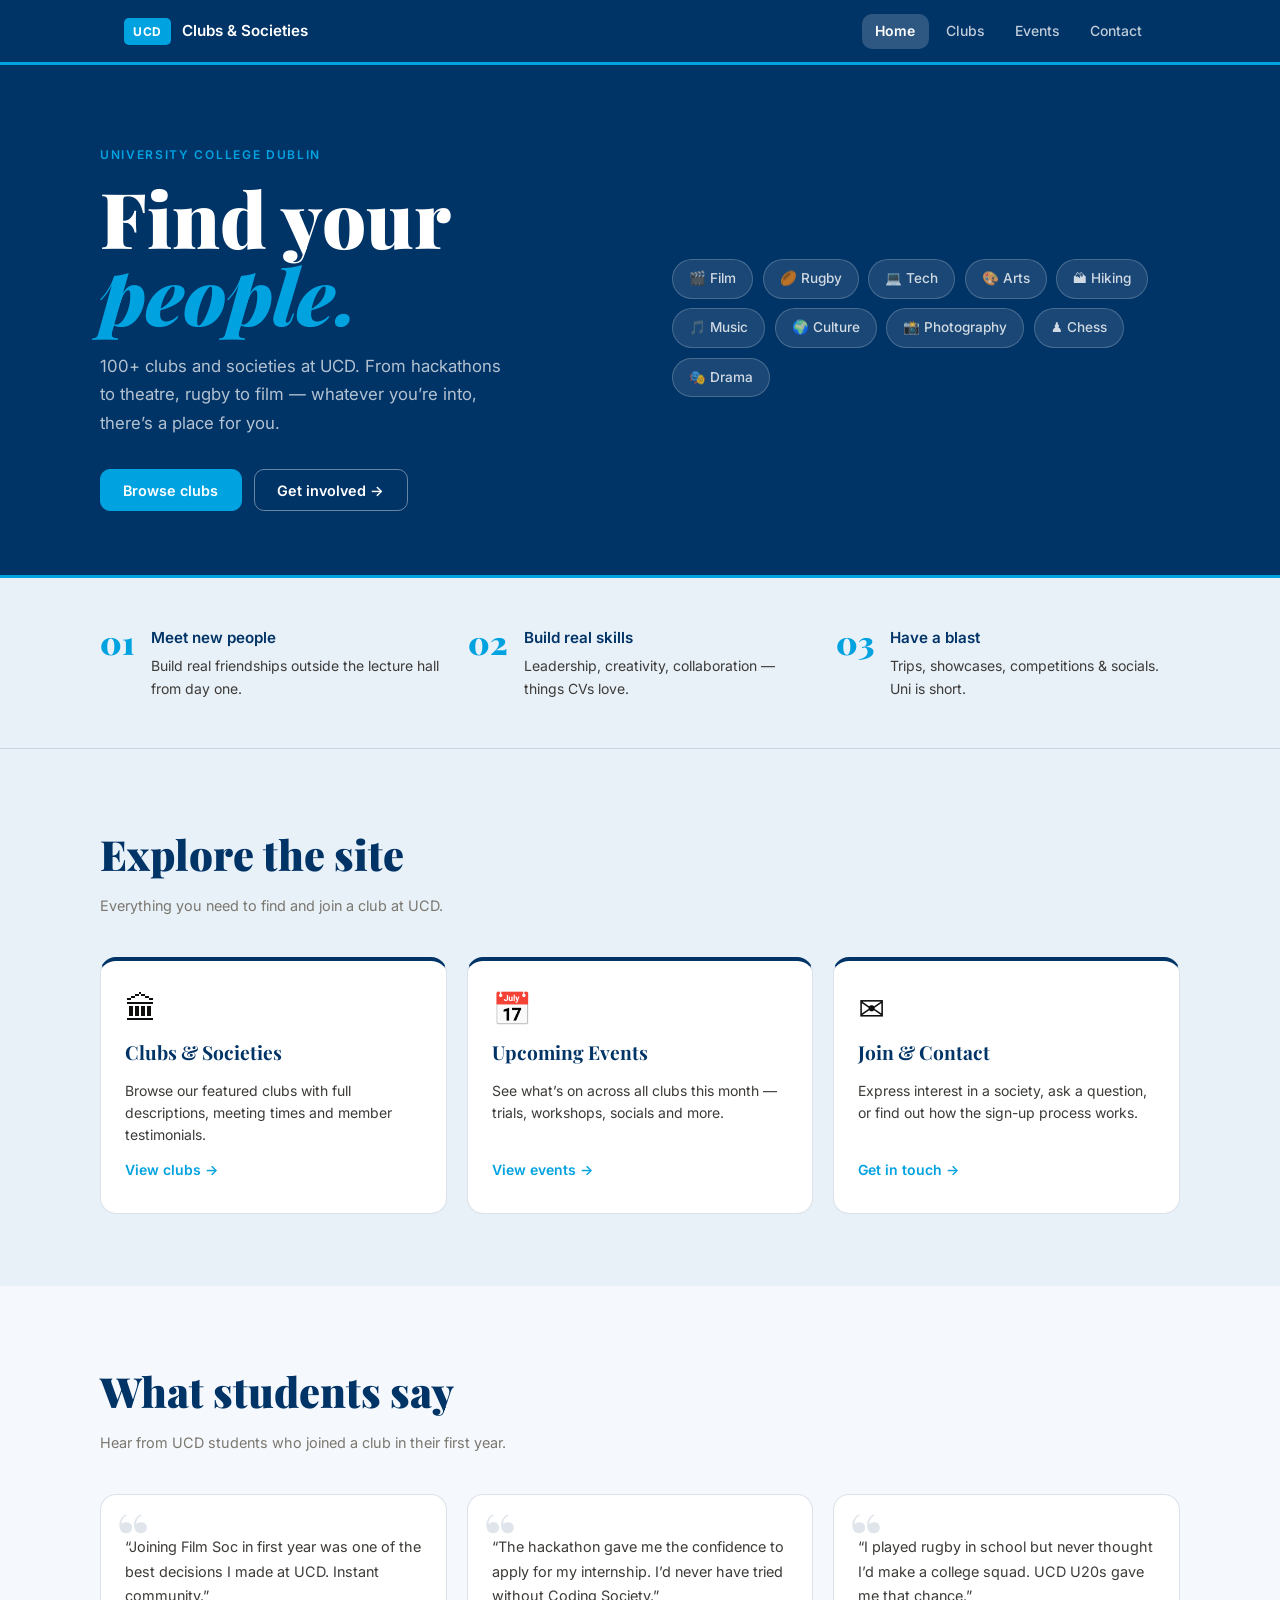
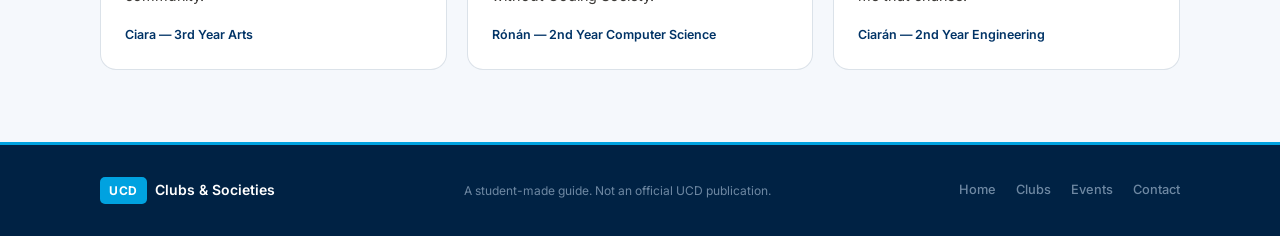
<file: ucdclubsweb2/index.html>
<!DOCTYPE html>
<html lang="en">
<head>
  <meta charset="UTF-8" />
  <meta name="viewport" content="width=device-width, initial-scale=1.0" />
  <title>UCD Clubs &amp; Societies</title>
  <link rel="preconnect" href="https://fonts.googleapis.com">
  <link rel="preconnect" href="https://fonts.gstatic.com" crossorigin>
  <link href="https://fonts.googleapis.com/css2?family=Playfair+Display:ital,wght@0,700;0,900;1,700&family=Inter:wght@400;500;600&display=swap" rel="stylesheet">
  <link rel="stylesheet" href="styles.css" />
</head>
<body>

  <a class="skip-link" href="#main">Skip to main content</a>

  <header class="nav">
    <div class="nav__inner">
      <a href="index.html" class="nav__logo">
        <span class="nav__badge">UCD</span>
        <span>Clubs &amp; Societies</span>
      </a>
      <nav class="nav__links" aria-label="Primary">
        <a href="index.html"   class="nav__link nav__link--active">Home</a>
        <a href="clubs.html"   class="nav__link">Clubs</a>
        <a href="events.html"  class="nav__link">Events</a>
        <a href="contact.html" class="nav__link">Contact</a>
      </nav>
    </div>
  </header>

  <main id="main">

    <!-- HERO -->
    <section class="home-hero">
      <div class="home-hero__inner">
        <div class="home-hero__text">
          <span class="home-hero__eyebrow">University College Dublin</span>
          <h1 class="home-hero__heading">Find your<br><em>people.</em></h1>
          <p class="home-hero__sub">100+ clubs and societies at UCD. From hackathons to theatre, rugby to film &mdash; whatever you&rsquo;re into, there&rsquo;s a place for you.</p>
          <div class="home-hero__actions">
            <a href="clubs.html"   class="btn btn--sky">Browse clubs</a>
            <a href="contact.html" class="btn btn--ghost">Get involved &rarr;</a>
          </div>
        </div>
        <div class="home-hero__pills" aria-hidden="true">
          <div class="pill">🎬 Film</div>
          <div class="pill">🏉 Rugby</div>
          <div class="pill">💻 Tech</div>
          <div class="pill">🎨 Arts</div>
          <div class="pill">🏔 Hiking</div>
          <div class="pill">🎵 Music</div>
          <div class="pill">🌍 Culture</div>
          <div class="pill">📸 Photography</div>
          <div class="pill">♟ Chess</div>
          <div class="pill">🎭 Drama</div>
        </div>
      </div>
    </section>

    <!-- WHY JOIN -->
    <section class="why-strip" aria-label="Why join">
      <div class="why-strip__inner">
        <div class="why-item">
          <span class="why-item__num">01</span>
          <div>
            <strong>Meet new people</strong>
            <p>Build real friendships outside the lecture hall from day one.</p>
          </div>
        </div>
        <div class="why-item">
          <span class="why-item__num">02</span>
          <div>
            <strong>Build real skills</strong>
            <p>Leadership, creativity, collaboration &mdash; things CVs love.</p>
          </div>
        </div>
        <div class="why-item">
          <span class="why-item__num">03</span>
          <div>
            <strong>Have a blast</strong>
            <p>Trips, showcases, competitions &amp; socials. Uni is short.</p>
          </div>
        </div>
      </div>
    </section>

    <!-- EXPLORE NAV CARDS -->
    <section class="section section--alt">
      <div class="section__inner">
        <h2 class="section__heading">Explore the site</h2>
        <p class="section__sub">Everything you need to find and join a club at UCD.</p>
        <div class="nav-cards">
          <a href="clubs.html" class="nav-card">
            <div class="nav-card__icon">🏛</div>
            <div class="nav-card__title">Clubs &amp; Societies</div>
            <p class="nav-card__desc">Browse our featured clubs with full descriptions, meeting times and member testimonials.</p>
            <span class="nav-card__arrow">View clubs &rarr;</span>
          </a>
          <a href="events.html" class="nav-card">
            <div class="nav-card__icon">📅</div>
            <div class="nav-card__title">Upcoming Events</div>
            <p class="nav-card__desc">See what&rsquo;s on across all clubs this month &mdash; trials, workshops, socials and more.</p>
            <span class="nav-card__arrow">View events &rarr;</span>
          </a>
          <a href="contact.html" class="nav-card">
            <div class="nav-card__icon">✉️</div>
            <div class="nav-card__title">Join &amp; Contact</div>
            <p class="nav-card__desc">Express interest in a society, ask a question, or find out how the sign-up process works.</p>
            <span class="nav-card__arrow">Get in touch &rarr;</span>
          </a>
        </div>
      </div>
    </section>

    <!-- QUOTES -->
    <section class="section" aria-label="Student testimonials">
      <div class="section__inner">
        <h2 class="section__heading">What students say</h2>
        <p class="section__sub">Hear from UCD students who joined a club in their first year.</p>
        <div class="quotes-grid">
          <blockquote class="quote">
            <p>&ldquo;Joining Film Soc in first year was one of the best decisions I made at UCD. Instant community.&rdquo;</p>
            <footer>Ciara &mdash; 3rd Year Arts</footer>
          </blockquote>
          <blockquote class="quote">
            <p>&ldquo;The hackathon gave me the confidence to apply for my internship. I&rsquo;d never have tried without Coding Society.&rdquo;</p>
            <footer>R&oacute;n&aacute;n &mdash; 2nd Year Computer Science</footer>
          </blockquote>
          <blockquote class="quote">
            <p>&ldquo;I played rugby in school but never thought I&rsquo;d make a college squad. UCD U20s gave me that chance.&rdquo;</p>
            <footer>Ciar&aacute;n &mdash; 2nd Year Engineering</footer>
          </blockquote>
        </div>
      </div>
    </section>

  </main>

  <footer class="footer">
    <div class="footer__inner">
      <div class="footer__brand"><span class="nav__badge">UCD</span> Clubs &amp; Societies</div>
      <p class="footer__note">A student-made guide. Not an official UCD publication.</p>
      <nav class="footer__nav" aria-label="Footer">
        <a href="index.html">Home</a>
        <a href="clubs.html">Clubs</a>
        <a href="events.html">Events</a>
        <a href="contact.html">Contact</a>
      </nav>
    </div>
  </footer>

</body>
</html>
</file>
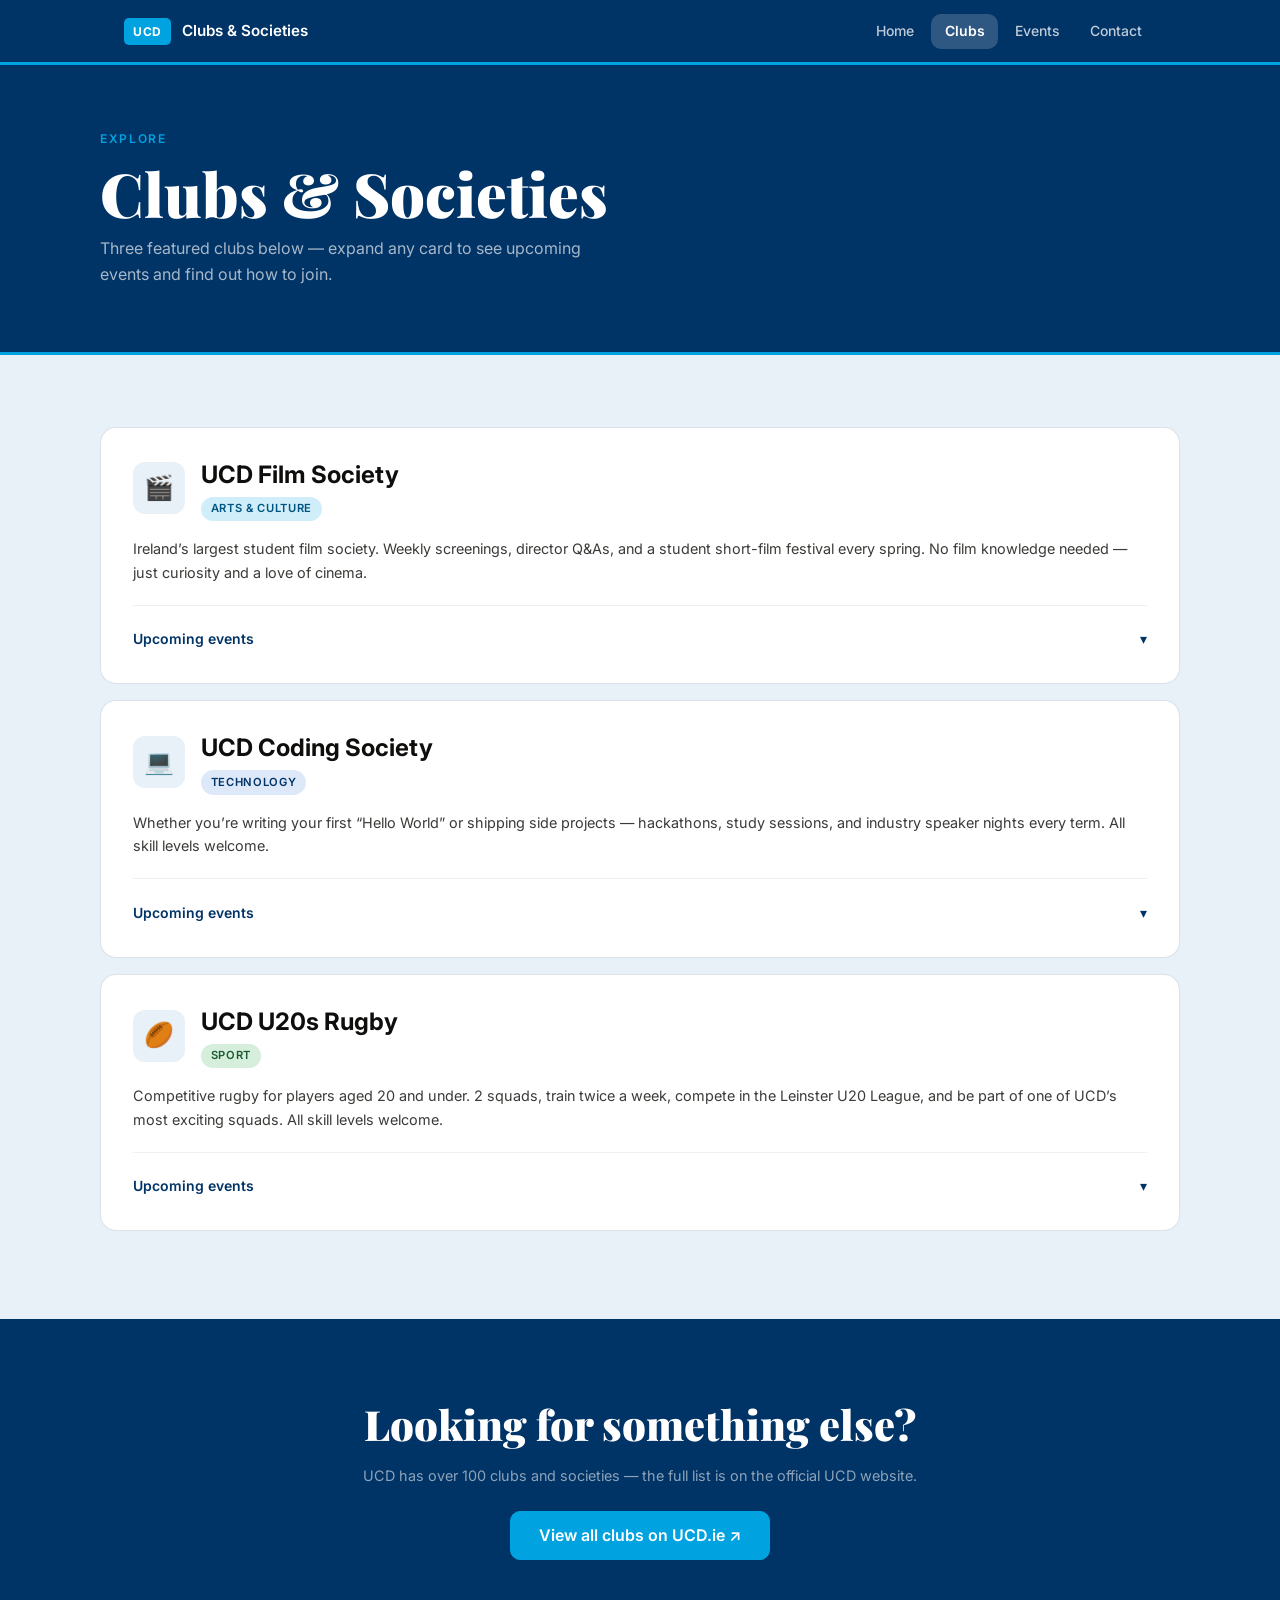
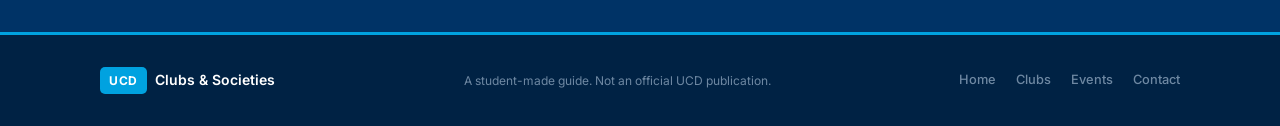
<file: ucdclubsweb2/clubs.html>
<!DOCTYPE html>
<html lang="en">
<head>
  <meta charset="UTF-8" />
  <meta name="viewport" content="width=device-width, initial-scale=1.0" />
  <title>Clubs &amp; Societies &mdash; UCD</title>
  <link rel="preconnect" href="https://fonts.googleapis.com">
  <link rel="preconnect" href="https://fonts.gstatic.com" crossorigin>
  <link href="https://fonts.googleapis.com/css2?family=Playfair+Display:ital,wght@0,700;0,900;1,700&family=Inter:wght@400;500;600&display=swap" rel="stylesheet">
  <link rel="stylesheet" href="styles.css" />
</head>
<body>

  <a class="skip-link" href="#main">Skip to main content</a>

  <header class="nav">
    <div class="nav__inner">
      <a href="index.html" class="nav__logo">
        <span class="nav__badge">UCD</span>
        <span>Clubs &amp; Societies</span>
      </a>
      <nav class="nav__links" aria-label="Primary">
        <a href="index.html"   class="nav__link">Home</a>
        <a href="clubs.html"   class="nav__link nav__link--active">Clubs</a>
        <a href="events.html"  class="nav__link">Events</a>
        <a href="contact.html" class="nav__link">Contact</a>
      </nav>
    </div>
  </header>

  <main id="main">

    <div class="page-hero">
      <div class="page-hero__inner">
        <span class="page-hero__eyebrow">Explore</span>
        <h1 class="page-hero__title">Clubs &amp; Societies</h1>
        <p class="page-hero__sub">Three featured clubs below &mdash; expand any card to see upcoming events and find out how to join.</p>
      </div>
    </div>

    <!-- CLUBS -->
    <section class="section section--alt">
      <div class="section__inner">

        <!-- Film Society -->
        <article class="card">
          <div class="card__top">
            <div class="card__icon">🎬</div>
            <div class="card__meta">
              <h2>UCD Film Society</h2>
              <span class="badge badge--arts">Arts &amp; Culture</span>
            </div>
          </div>
          <p class="card__blurb">Ireland&rsquo;s largest student film society. Weekly screenings, director Q&amp;As, and a student short-film festival every spring. No film knowledge needed &mdash; just curiosity and a love of cinema.</p>
          <details class="card__details">
            <summary>Upcoming events <span class="chevron" aria-hidden="true">&#9662;</span></summary>
            <ul class="events">
              <li class="event">
                <span class="event__dot"></span>
                <div>
                  <p class="event__title">Weekly Screening &mdash; <em>Parasite</em></p>
                  <p class="event__meta">📅 Wednesday 9 April, 7:00 PM &nbsp;&middot;&nbsp; 📍 UCD Cinema</p>
                </div>
              </li>
              <li class="event">
                <span class="event__dot"></span>
                <div>
                  <p class="event__title">Camera Basics Workshop</p>
                  <p class="event__meta">📅 Saturday 12 April, 2:00 PM &nbsp;&middot;&nbsp; 📍 UCD Student Centre</p>
                </div>
              </li>
            </ul>
            <a href="contact.html" class="btn btn--outline btn--sm">Join the society &rarr;</a>
          </details>
        </article>

        <!-- Coding Society -->
        <article class="card">
          <div class="card__top">
            <div class="card__icon">💻</div>
            <div class="card__meta">
              <h2>UCD Coding Society</h2>
              <span class="badge badge--tech">Technology</span>
            </div>
          </div>
          <p class="card__blurb">Whether you&rsquo;re writing your first &ldquo;Hello World&rdquo; or shipping side projects &mdash; hackathons, study sessions, and industry speaker nights every term. All skill levels welcome.</p>
          <details class="card__details">
            <summary>Upcoming events <span class="chevron" aria-hidden="true">&#9662;</span></summary>
            <ul class="events">
              <li class="event">
                <span class="event__dot"></span>
                <div>
                  <p class="event__title">Beginner Hackathon &mdash; Build in 24 Hours</p>
                  <p class="event__meta">📅 Friday 11 April, 5:00 PM &ndash; Saturday 12 April, 5:00 PM &nbsp;&middot;&nbsp; 📍 Quinn School QUI-005</p>
                </div>
              </li>
              <li class="event">
                <span class="event__dot"></span>
                <div>
                  <p class="event__title">Industry Talk: Careers in Tech with Stripe Engineers</p>
                  <p class="event__meta">📅 Tuesday 15 April, 6:30 PM &nbsp;&middot;&nbsp; 📍 Quinn School Q043</p>
                </div>
              </li>
            </ul>
            <a href="contact.html" class="btn btn--outline btn--sm">Join the society &rarr;</a>
          </details>
        </article>

        <!-- UCD U20s Rugby -->
        <article class="card">
          <div class="card__top">
            <div class="card__icon">🏉</div>
            <div class="card__meta">
              <h2>UCD U20s Rugby</h2>
              <span class="badge badge--sport">Sport</span>
            </div>
          </div>
          <p class="card__blurb">Competitive rugby for players aged 20 and under. 2 squads, train twice a week, compete in the Leinster U20 League, and be part of one of UCD&rsquo;s most exciting squads. All skill levels welcome.</p>
          <details class="card__details">
            <summary>Upcoming events <span class="chevron" aria-hidden="true">&#9662;</span></summary>
            <ul class="events">
              <li class="event">
                <span class="event__dot"></span>
                <div>
                  <p class="event__title">Squad Training</p>
                  <p class="event__meta">📅 Tuesday 7 April, 7:00 PM &nbsp;&middot;&nbsp; 📍 UCD Bowl, Belfield</p>
                </div>
              </li>
              <li class="event">
                <span class="event__dot"></span>
                <div>
                  <p class="event__title">Leinster League &mdash; UCD vs DUFC</p>
                  <p class="event__meta">📅 Sunday 12 April, 3:00 PM &nbsp;&middot;&nbsp; 📍 UCD Bowl, Belfield</p>
                </div>
              </li>
            </ul>
            <a href="contact.html" class="btn btn--outline btn--sm">Join the squad &rarr;</a>
          </details>
        </article>

      </div>
    </section>

    <!-- CTA -->
    <section class="section section--navy" aria-label="View all clubs">
      <div class="section__inner" style="text-align:center;">
        <h2 class="section__heading">Looking for something else?</h2>
        <p class="section__sub" style="margin-bottom:1.5rem;">UCD has over 100 clubs and societies &mdash; the full list is on the official UCD website.</p>
        <a href="https://ucdsocieties.ie/"
           class="btn btn--sky btn--lg"
           target="_blank"
           rel="noopener noreferrer">View all clubs on UCD.ie &#8599;</a>
      </div>
    </section>

  </main>

  <footer class="footer">
    <div class="footer__inner">
      <div class="footer__brand"><span class="nav__badge">UCD</span> Clubs &amp; Societies</div>
      <p class="footer__note">A student-made guide. Not an official UCD publication.</p>
      <nav class="footer__nav" aria-label="Footer">
        <a href="index.html">Home</a>
        <a href="clubs.html">Clubs</a>
        <a href="events.html">Events</a>
        <a href="contact.html">Contact</a>
      </nav>
    </div>
  </footer>

</body>
</html>
</file>
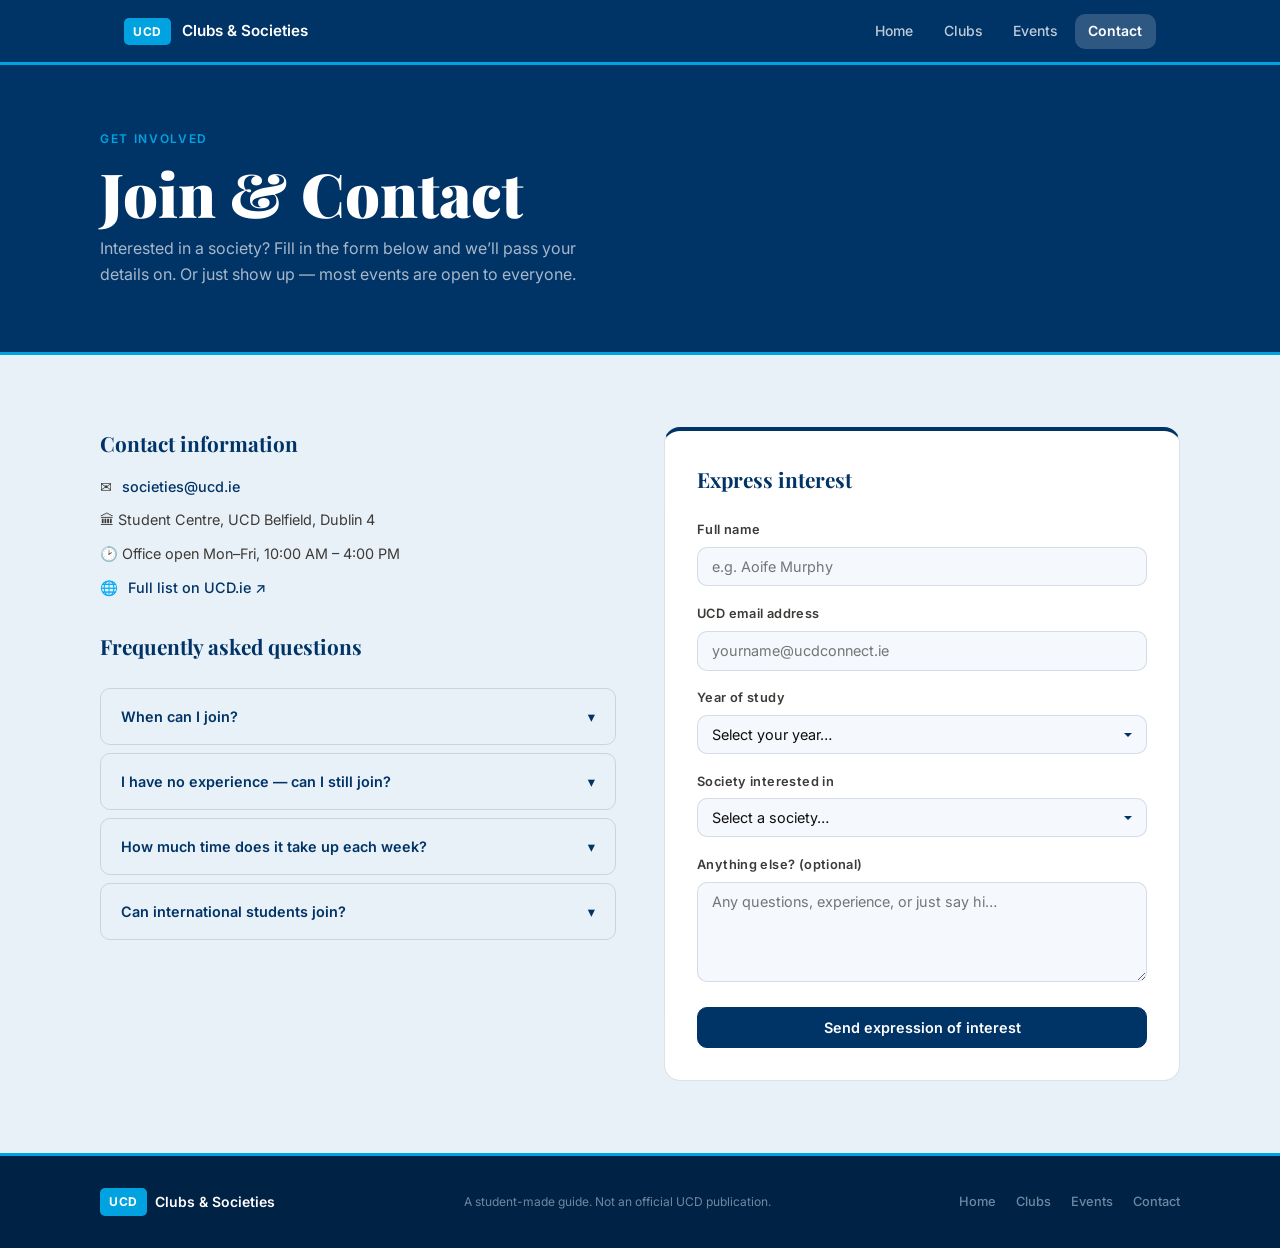
<file: ucdclubsweb2/contact.html>
<!DOCTYPE html>
<html lang="en">
<head>
  <meta charset="UTF-8" />
  <meta name="viewport" content="width=device-width, initial-scale=1.0" />
  <title>Join &amp; Contact &mdash; UCD Clubs &amp; Societies</title>
  <link rel="preconnect" href="https://fonts.googleapis.com">
  <link rel="preconnect" href="https://fonts.gstatic.com" crossorigin>
  <link href="https://fonts.googleapis.com/css2?family=Playfair+Display:ital,wght@0,700;0,900;1,700&family=Inter:wght@400;500;600&display=swap" rel="stylesheet">
  <link rel="stylesheet" href="styles.css" />
</head>
<body>

  <a class="skip-link" href="#main">Skip to main content</a>

  <header class="nav">
    <div class="nav__inner">
      <a href="index.html" class="nav__logo">
        <span class="nav__badge">UCD</span>
        <span>Clubs &amp; Societies</span>
      </a>
      <nav class="nav__links" aria-label="Primary">
        <a href="index.html"   class="nav__link">Home</a>
        <a href="clubs.html"   class="nav__link">Clubs</a>
        <a href="events.html"  class="nav__link">Events</a>
        <a href="contact.html" class="nav__link nav__link--active">Contact</a>
      </nav>
    </div>
  </header>

  <main id="main">

    <div class="page-hero">
      <div class="page-hero__inner">
        <span class="page-hero__eyebrow">Get involved</span>
        <h1 class="page-hero__title">Join &amp; Contact</h1>
        <p class="page-hero__sub">Interested in a society? Fill in the form below and we&rsquo;ll pass your details on. Or just show up &mdash; most events are open to everyone.</p>
      </div>
    </div>

    <!-- FORM + INFO -->
    <section class="section section--alt">
      <div class="section__inner">
        <div class="contact-grid">

          <!-- LEFT: info + FAQ -->
          <div>
            <h2 class="contact-info__heading">Contact information</h2>
            <ul class="contact-info__list">
              <li>&#9993; <a href="mailto:societies@ucd.ie">societies@ucd.ie</a></li>
              <li>&#127963; Student Centre, UCD Belfield, Dublin 4</li>
              <li>&#128337; Office open Mon&ndash;Fri, 10:00 AM &ndash; 4:00 PM</li>
              <li>&#127760; <a href="https://www.ucd.ie/studentadvisers/studentsupport/clubsandsocieties/" target="_blank" rel="noopener noreferrer">Full list on UCD.ie &#8599;</a></li>
            </ul>

            <h2 class="contact-info__heading">Frequently asked questions</h2>
            <div class="faq">

              <details class="faq__item">
                <summary>When can I join? <span class="chevron" aria-hidden="true">&#9662;</span></summary>
                <div class="faq__body">The main sign-up period is during the Clubs &amp; Societies Fair at the start of each semester &mdash; usually the second week of term. However, most societies accept new members year-round. Just contact them directly or show up to an event.</div>
              </details>

              <details class="faq__item">
                <summary>I have no experience &mdash; can I still join? <span class="chevron" aria-hidden="true">&#9662;</span></summary>
                <div class="faq__body">Absolutely. All three featured clubs explicitly welcome beginners. The Film Society runs workshop nights for people who&rsquo;ve never held a camera. The Coding Society has beginner-friendly study sessions. The Rugby team holds open trials for all ability levels.</div>
              </details>

              <details class="faq__item">
                <summary>How much time does it take up each week? <span class="chevron" aria-hidden="true">&#9662;</span></summary>
                <div class="faq__body">It varies by club. Film Soc and Coding Soc typically run one evening event per week. Rugby training is twice weekly plus match days. You can always come along occasionally without committing to everything &mdash; most events are drop-in.</div>
              </details>

              <details class="faq__item">
                <summary>Can international students join? <span class="chevron" aria-hidden="true">&#9662;</span></summary>
                <div class="faq__body">Yes &mdash; all registered UCD students are eligible to join any club or society regardless of nationality or programme. Clubs are a great way to meet people if you&rsquo;re new to Dublin.</div>
              </details>

            </div>
          </div>

          <!-- RIGHT: join form -->
          <div class="form" aria-label="Express interest form">
            <h2 class="form__heading">Express interest</h2>

            <div class="form__group">
              <label class="form__label" for="name">Full name</label>
              <input class="form__input" type="text" id="name" name="name" placeholder="e.g. Aoife Murphy" autocomplete="name" />
            </div>

            <div class="form__group">
              <label class="form__label" for="email">UCD email address</label>
              <input class="form__input" type="email" id="email" name="email" placeholder="yourname@ucdconnect.ie" autocomplete="email" />
            </div>

            <div class="form__group">
              <label class="form__label" for="year">Year of study</label>
              <select class="form__select" id="year" name="year">
                <option value="" disabled selected>Select your year&hellip;</option>
                <option>1st Year</option>
                <option>2nd Year</option>
                <option>3rd Year</option>
                <option>4th Year</option>
                <option>Postgraduate</option>
              </select>
            </div>

            <div class="form__group">
              <label class="form__label" for="society">Society interested in</label>
              <select class="form__select" id="society" name="society">
                <option value="" disabled selected>Select a society&hellip;</option>
                <option>UCD Film Society</option>
                <option>UCD Coding Society</option>
                <option>UCD U20s Rugby</option>
                <option>Other / Not sure yet</option>
              </select>
            </div>

            <div class="form__group">
              <label class="form__label" for="message">Anything else? (optional)</label>
              <textarea class="form__textarea" id="message" name="message" placeholder="Any questions, experience, or just say hi&hellip;"></textarea>
            </div>

            <a href="#" class="btn btn--primary btn--full">Send expression of interest</a>
          </div>

        </div>
      </div>
    </section>

  </main>

  <footer class="footer">
    <div class="footer__inner">
      <div class="footer__brand"><span class="nav__badge">UCD</span> Clubs &amp; Societies</div>
      <p class="footer__note">A student-made guide. Not an official UCD publication.</p>
      <nav class="footer__nav" aria-label="Footer">
        <a href="index.html">Home</a>
        <a href="clubs.html">Clubs</a>
        <a href="events.html">Events</a>
        <a href="contact.html">Contact</a>
      </nav>
    </div>
  </footer>

</body>
</html>
</file>
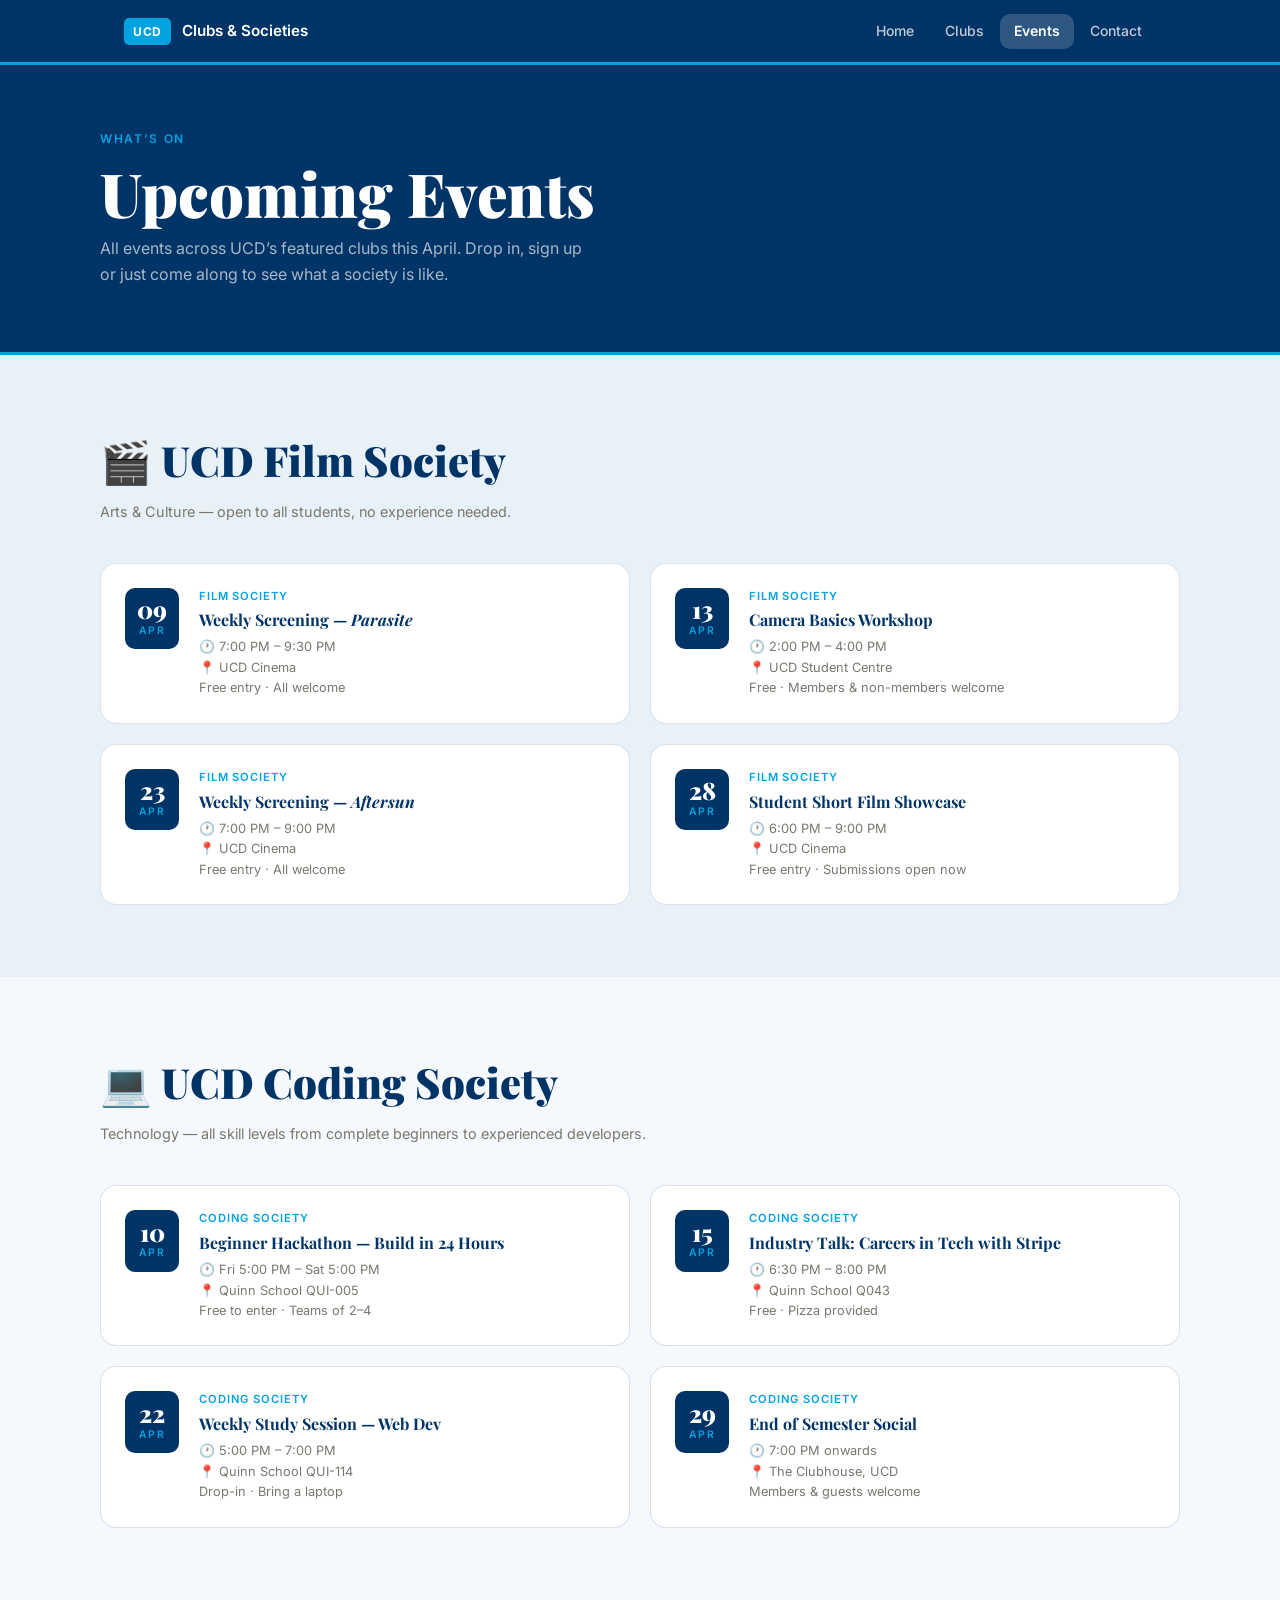
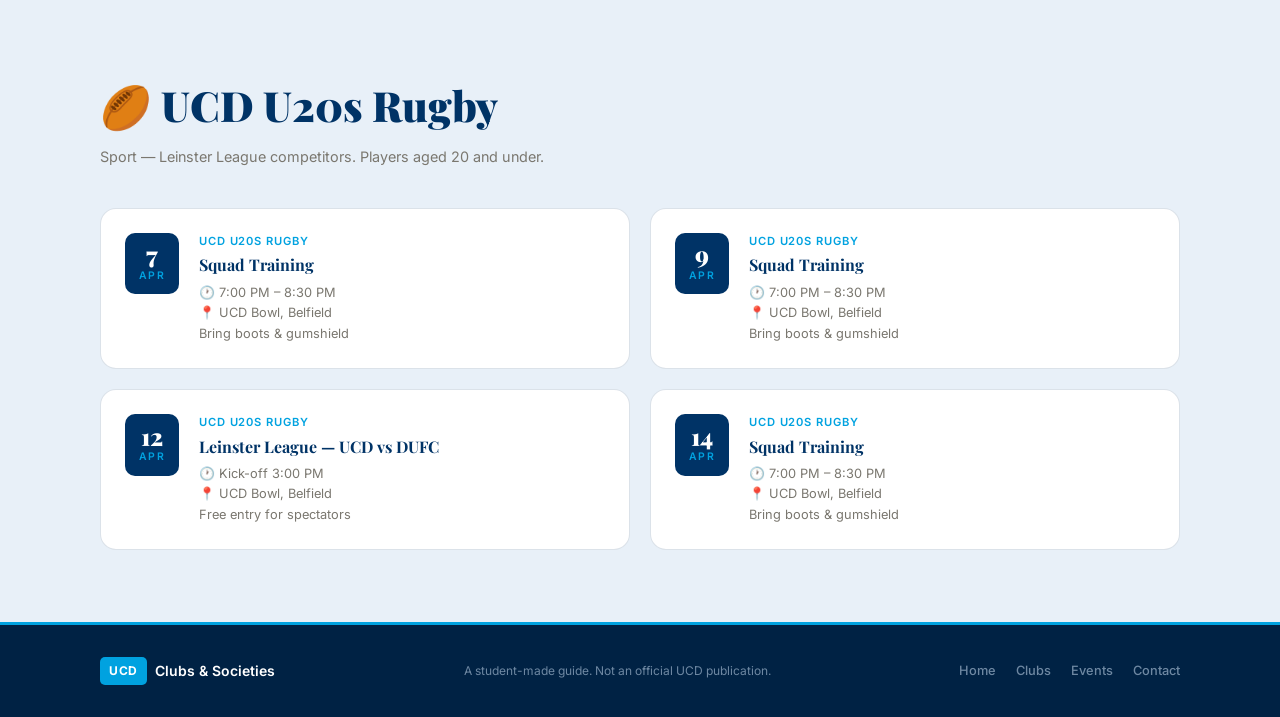
<file: ucdclubsweb2/events.html>
<!DOCTYPE html>
<html lang="en">
<head>
  <meta charset="UTF-8" />
  <meta name="viewport" content="width=device-width, initial-scale=1.0" />
  <title>Upcoming Events &mdash; UCD Clubs &amp; Societies</title>
  <link rel="preconnect" href="https://fonts.googleapis.com">
  <link rel="preconnect" href="https://fonts.gstatic.com" crossorigin>
  <link href="https://fonts.googleapis.com/css2?family=Playfair+Display:ital,wght@0,700;0,900;1,700&family=Inter:wght@400;500;600&display=swap" rel="stylesheet">
  <link rel="stylesheet" href="styles.css" />
</head>
<body>

  <a class="skip-link" href="#main">Skip to main content</a>

  <header class="nav">
    <div class="nav__inner">
      <a href="index.html" class="nav__logo">
        <span class="nav__badge">UCD</span>
        <span>Clubs &amp; Societies</span>
      </a>
      <nav class="nav__links" aria-label="Primary">
        <a href="index.html"   class="nav__link">Home</a>
        <a href="clubs.html"   class="nav__link">Clubs</a>
        <a href="events.html"  class="nav__link nav__link--active">Events</a>
        <a href="contact.html" class="nav__link">Contact</a>
      </nav>
    </div>
  </header>

  <main id="main">

    <div class="page-hero">
      <div class="page-hero__inner">
        <span class="page-hero__eyebrow">What&rsquo;s on</span>
        <h1 class="page-hero__title">Upcoming Events</h1>
        <p class="page-hero__sub">All events across UCD&rsquo;s featured clubs this April. Drop in, sign up or just come along to see what a society is like.</p>
      </div>
    </div>

    <!-- FILM SOC EVENTS -->
    <section class="section section--alt" aria-labelledby="film-heading">
      <div class="section__inner">
        <h2 class="section__heading" id="film-heading">🎬 UCD Film Society</h2>
        <p class="section__sub">Arts &amp; Culture &mdash; open to all students, no experience needed.</p>
        <div class="events-grid">

          <div class="event-card">
            <div class="event-card__date">
              <span class="event-card__day">09</span>
              <span class="event-card__month">Apr</span>
            </div>
            <div class="event-card__body">
              <p class="event-card__club">Film Society</p>
              <h3 class="event-card__title">Weekly Screening &mdash; <em>Parasite</em></h3>
              <p class="event-card__info">
                &#128336; 7:00 PM &ndash; 9:30 PM<br>
                &#128205; UCD Cinema<br>
                Free entry &middot; All welcome
              </p>
            </div>
          </div>

          <div class="event-card">
            <div class="event-card__date">
              <span class="event-card__day">13</span>
              <span class="event-card__month">Apr</span>
            </div>
            <div class="event-card__body">
              <p class="event-card__club">Film Society</p>
              <h3 class="event-card__title">Camera Basics Workshop</h3>
              <p class="event-card__info">
                &#128336; 2:00 PM &ndash; 4:00 PM<br>
                &#128205; UCD Student Centre<br>
                Free &middot; Members &amp; non-members welcome
              </p>
            </div>
          </div>

          <div class="event-card">
            <div class="event-card__date">
              <span class="event-card__day">23</span>
              <span class="event-card__month">Apr</span>
            </div>
            <div class="event-card__body">
              <p class="event-card__club">Film Society</p>
              <h3 class="event-card__title">Weekly Screening &mdash; <em>Aftersun</em></h3>
              <p class="event-card__info">
                &#128336; 7:00 PM &ndash; 9:00 PM<br>
                &#128205; UCD Cinema<br>
                Free entry &middot; All welcome
              </p>
            </div>
          </div>

          <div class="event-card">
            <div class="event-card__date">
              <span class="event-card__day">28</span>
              <span class="event-card__month">Apr</span>
            </div>
            <div class="event-card__body">
              <p class="event-card__club">Film Society</p>
              <h3 class="event-card__title">Student Short Film Showcase</h3>
              <p class="event-card__info">
                &#128336; 6:00 PM &ndash; 9:00 PM<br>
                &#128205; UCD Cinema<br>
                Free entry &middot; Submissions open now
              </p>
            </div>
          </div>

        </div>
      </div>
    </section>

    <!-- CODING SOC EVENTS -->
    <section class="section" aria-labelledby="coding-heading">
      <div class="section__inner">
        <h2 class="section__heading" id="coding-heading">💻 UCD Coding Society</h2>
        <p class="section__sub">Technology &mdash; all skill levels from complete beginners to experienced developers.</p>
        <div class="events-grid">

          <div class="event-card">
            <div class="event-card__date">
              <span class="event-card__day">10</span>
              <span class="event-card__month">Apr</span>
            </div>
            <div class="event-card__body">
              <p class="event-card__club">Coding Society</p>
              <h3 class="event-card__title">Beginner Hackathon &mdash; Build in 24 Hours</h3>
              <p class="event-card__info">
                &#128336; Fri 5:00 PM &ndash; Sat 5:00 PM<br>
                &#128205; Quinn School QUI-005<br>
                Free to enter &middot; Teams of 2&ndash;4
              </p>
            </div>
          </div>

          <div class="event-card">
            <div class="event-card__date">
              <span class="event-card__day">15</span>
              <span class="event-card__month">Apr</span>
            </div>
            <div class="event-card__body">
              <p class="event-card__club">Coding Society</p>
              <h3 class="event-card__title">Industry Talk: Careers in Tech with Stripe</h3>
              <p class="event-card__info">
                &#128336; 6:30 PM &ndash; 8:00 PM<br>
                &#128205; Quinn School Q043<br>
                Free &middot; Pizza provided
              </p>
            </div>
          </div>

          <div class="event-card">
            <div class="event-card__date">
              <span class="event-card__day">22</span>
              <span class="event-card__month">Apr</span>
            </div>
            <div class="event-card__body">
              <p class="event-card__club">Coding Society</p>
              <h3 class="event-card__title">Weekly Study Session &mdash; Web Dev</h3>
              <p class="event-card__info">
                &#128336; 5:00 PM &ndash; 7:00 PM<br>
                &#128205; Quinn School QUI-114<br>
                Drop-in &middot; Bring a laptop
              </p>
            </div>
          </div>

          <div class="event-card">
            <div class="event-card__date">
              <span class="event-card__day">29</span>
              <span class="event-card__month">Apr</span>
            </div>
            <div class="event-card__body">
              <p class="event-card__club">Coding Society</p>
              <h3 class="event-card__title">End of Semester Social</h3>
              <p class="event-card__info">
                &#128336; 7:00 PM onwards<br>
                &#128205; The Clubhouse, UCD<br>
                Members &amp; guests welcome
              </p>
            </div>
          </div>

        </div>
      </div>
    </section>

    <!-- RUGBY EVENTS -->
    <section class="section section--alt" aria-labelledby="rugby-heading">
      <div class="section__inner">
        <h2 class="section__heading" id="rugby-heading">🏉 UCD U20s Rugby</h2>
        <p class="section__sub">Sport &mdash; Leinster League competitors. Players aged 20 and under.</p>
        <div class="events-grid">

          <div class="event-card">
            <div class="event-card__date">
              <span class="event-card__day">7</span>
              <span class="event-card__month">Apr</span>
            </div>
            <div class="event-card__body">
              <p class="event-card__club">UCD U20s Rugby</p>
              <h3 class="event-card__title">Squad Training</h3>
              <p class="event-card__info">
                &#128336; 7:00 PM &ndash; 8:30 PM<br>
                &#128205; UCD Bowl, Belfield<br>
                Bring boots &amp; gumshield
              </p>
            </div>
          </div>

          <div class="event-card">
            <div class="event-card__date">
              <span class="event-card__day">9</span>
              <span class="event-card__month">Apr</span>
            </div>
            <div class="event-card__body">
              <p class="event-card__club">UCD U20s Rugby</p>
              <h3 class="event-card__title">Squad Training</h3>
              <p class="event-card__info">
                &#128336; 7:00 PM &ndash; 8:30 PM<br>
                &#128205; UCD Bowl, Belfield<br>
                Bring boots &amp; gumshield
              </p>
            </div>
          </div>

          <div class="event-card">
            <div class="event-card__date">
              <span class="event-card__day">12</span>
              <span class="event-card__month">Apr</span>
            </div>
            <div class="event-card__body">
              <p class="event-card__club">UCD U20s Rugby</p>
              <h3 class="event-card__title">Leinster League &mdash; UCD vs DUFC</h3>
              <p class="event-card__info">
                &#128336; Kick-off 3:00 PM<br>
                &#128205; UCD Bowl, Belfield<br>
                Free entry for spectators
              </p>
            </div>
          </div>

          <div class="event-card">
            <div class="event-card__date">
              <span class="event-card__day">14</span>
              <span class="event-card__month">Apr</span>
            </div>
            <div class="event-card__body">
              <p class="event-card__club">UCD U20s Rugby</p>
              <h3 class="event-card__title">Squad Training</h3>
              <p class="event-card__info">
                &#128336; 7:00 PM &ndash; 8:30 PM<br>
                &#128205; UCD Bowl, Belfield<br>
                Bring boots &amp; gumshield
              </p>
            </div>
          </div>

        </div>
      </div>
    </section>

  </main>

  <footer class="footer">
    <div class="footer__inner">
      <div class="footer__brand"><span class="nav__badge">UCD</span> Clubs &amp; Societies</div>
      <p class="footer__note">A student-made guide. Not an official UCD publication.</p>
      <nav class="footer__nav" aria-label="Footer">
        <a href="index.html">Home</a>
        <a href="clubs.html">Clubs</a>
        <a href="events.html">Events</a>
        <a href="contact.html">Contact</a>
      </nav>
    </div>
  </footer>

</body>
</html>
</file>
<file: ucdclubsweb2/styles.css>
/* ======================================================
   UCD Clubs & Societies — styles.css (shared)
   Plain CSS only. No JS. No frameworks.
   UCD colours: navy #003366, sky #00a2e0
   ====================================================== */

@import url('https://fonts.googleapis.com/css2?family=Playfair+Display:ital,wght@0,700;0,900;1,700&family=Inter:wght@400;500;600&display=swap');

/* ── Tokens ─────────────────────────────────────────── */
:root {
  --navy:       #003366;
  --navy-dark:  #002244;
  --navy-light: #0a4a8a;
  --sky:        #00a2e0;
  --sky-light:  #d0eef9;
  --ink:        #0f0e0d;
  --ink-2:      #3d3b38;
  --ink-3:      #7a776f;
  --paper:      #f5f8fc;
  --paper-2:    #e8f0f8;
  --paper-3:    #d6e4f0;
  --card-bg:    #ffffff;
  --border:     rgba(0,51,102,0.14);
  --border-2:   rgba(0,51,102,0.07);
  --r:          10px;
  --r-lg:       16px;
  --f-display:  'Playfair Display', Georgia, serif;
  --f-body:     'Inter', system-ui, sans-serif;
}

@media (prefers-color-scheme: dark) {
  :root {
    --ink:     #e8f0f8;
    --ink-2:   #b0c4d8;
    --ink-3:   #6a8aaa;
    --paper:   #0a0f18;
    --paper-2: #111828;
    --paper-3: #1a2535;
    --card-bg: #131c2b;
    --border:  rgba(0,162,224,0.15);
    --border-2:rgba(0,162,224,0.07);
    --sky:     #29b6f0;
    --sky-light:#0a2a3d;
  }
}

/* ── Reset ──────────────────────────────────────────── */
*, *::before, *::after { box-sizing: border-box; margin: 0; padding: 0; }
html { scroll-behavior: smooth; font-size: 16px; }
body {
  font-family: var(--f-body);
  background: var(--paper);
  color: var(--ink);
  line-height: 1.6;
  -webkit-font-smoothing: antialiased;
}

/* ── Accessibility ──────────────────────────────────── */
.skip-link {
  position: absolute;
  top: -9999px;
  left: 1rem;
  background: var(--navy);
  color: #fff;
  padding: .5rem 1rem;
  border-radius: var(--r);
  font-weight: 600;
  z-index: 9999;
  text-decoration: none;
}
.skip-link:focus { top: 1rem; }

:focus-visible {
  outline: 2.5px solid var(--sky);
  outline-offset: 3px;
  border-radius: 3px;
}

a { color: var(--navy); text-decoration: none; }
a:hover { text-decoration: underline; color: var(--navy-light); }
em { font-style: italic; }

/* ══════════════════════════════════════════════════════
   NAV
══════════════════════════════════════════════════════ */
.nav {
  position: sticky;
  top: 0;
  z-index: 100;
  background: var(--navy);
  border-bottom: 3px solid var(--sky);
}

.nav__inner {
  max-width: 1080px;
  margin: 0 auto;
  padding: .85rem 1.5rem;
  display: flex;
  align-items: center;
  justify-content: space-between;
  gap: 1rem;
}

.nav__logo {
  display: flex;
  align-items: center;
  gap: .7rem;
  font-weight: 600;
  font-size: .95rem;
  color: #fff;
  text-decoration: none;
}
.nav__logo:hover { text-decoration: none; color: var(--sky-light); }

.nav__badge {
  background: var(--sky);
  color: #fff;
  font-weight: 700;
  font-size: .75rem;
  letter-spacing: .07em;
  padding: .25rem .55rem;
  border-radius: 5px;
}

.nav__links { display: flex; gap: .2rem; }

.nav__link {
  color: rgba(255,255,255,.75);
  font-size: .875rem;
  font-weight: 500;
  padding: .4rem .85rem;
  border-radius: var(--r);
  text-decoration: none;
  transition: background .15s, color .15s;
}
.nav__link:hover,
.nav__link:focus-visible {
  background: rgba(255,255,255,.12);
  color: #fff;
  text-decoration: none;
}
.nav__link--active {
  background: rgba(255,255,255,.18);
  color: #fff;
  font-weight: 600;
}

/* ══════════════════════════════════════════════════════
   BUTTONS
══════════════════════════════════════════════════════ */
.btn {
  display: inline-block;
  font-family: var(--f-body);
  font-weight: 600;
  font-size: .9rem;
  padding: .7rem 1.4rem;
  border-radius: var(--r);
  border: 1.5px solid transparent;
  cursor: pointer;
  text-decoration: none;
  transition: background .15s, color .15s, border-color .15s, transform .15s, box-shadow .15s;
  line-height: 1.2;
}
.btn:hover  { transform: translateY(-1px); text-decoration: none; }
.btn:active { transform: translateY(0); }

.btn--primary {
  background: var(--navy);
  color: #fff;
  border-color: var(--navy);
}
.btn--primary:hover,
.btn--primary:focus-visible {
  background: var(--navy-dark);
  border-color: var(--navy-dark);
  color: #fff;
  box-shadow: 0 4px 20px rgba(0,51,102,.3);
}

.btn--sky {
  background: var(--sky);
  color: #fff;
  border-color: var(--sky);
}
.btn--sky:hover,
.btn--sky:focus-visible {
  background: #0088bb;
  border-color: #0088bb;
  color: #fff;
  box-shadow: 0 4px 20px rgba(0,162,224,.3);
}

.btn--ghost {
  background: transparent;
  color: #fff;
  border-color: rgba(255,255,255,.4);
}
.btn--ghost:hover,
.btn--ghost:focus-visible {
  background: rgba(255,255,255,.12);
  border-color: rgba(255,255,255,.7);
}

.btn--outline {
  background: transparent;
  color: var(--navy);
  border-color: var(--border);
}
.btn--outline:hover,
.btn--outline:focus-visible {
  border-color: var(--navy);
  background: var(--paper-2);
}

.btn--sm  { font-size: .8rem; padding: .5rem 1rem; }
.btn--lg  { font-size: 1rem;  padding: .85rem 1.75rem; }
.btn--full { width: 100%; text-align: center; }

/* ══════════════════════════════════════════════════════
   PAGE HERO (inner pages)
══════════════════════════════════════════════════════ */
.page-hero {
  background: var(--navy);
  color: #fff;
  padding: 4rem 1.5rem;
  border-bottom: 3px solid var(--sky);
}

.page-hero__inner {
  max-width: 1080px;
  margin: 0 auto;
}

.page-hero__eyebrow {
  font-size: .75rem;
  font-weight: 600;
  letter-spacing: .14em;
  text-transform: uppercase;
  color: var(--sky);
  margin-bottom: .75rem;
  display: block;
}

.page-hero__title {
  font-family: var(--f-display);
  font-size: clamp(2.2rem, 5vw, 3.8rem);
  font-weight: 900;
  line-height: 1.05;
  margin-bottom: .75rem;
}

.page-hero__sub {
  font-size: 1rem;
  color: rgba(255,255,255,.65);
  max-width: 500px;
}

/* ══════════════════════════════════════════════════════
   SECTION WRAPPER
══════════════════════════════════════════════════════ */
.section { padding: 4.5rem 1.5rem; }
.section--alt  { background: var(--paper-2); }
.section--navy { background: var(--navy); color: #fff; }

.section__inner {
  max-width: 1080px;
  margin: 0 auto;
}

.section__heading {
  font-family: var(--f-display);
  font-size: clamp(1.8rem, 3.5vw, 2.6rem);
  font-weight: 900;
  color: var(--navy);
  margin-bottom: .4rem;
}
.section--navy .section__heading { color: #fff; }

.section__sub {
  font-size: .9rem;
  color: var(--ink-3);
  margin-bottom: 2.5rem;
}
.section--navy .section__sub { color: rgba(255,255,255,.55); }

/* ══════════════════════════════════════════════════════
   CARDS (clubs)
══════════════════════════════════════════════════════ */
.card {
  background: var(--card-bg);
  border: 1px solid var(--border);
  border-radius: var(--r-lg);
  padding: 1.75rem 2rem;
  margin-bottom: 1rem;
  transition: border-color .15s, box-shadow .15s, transform .15s;
}
.card:hover {
  border-color: var(--sky);
  box-shadow: 0 8px 32px rgba(0,51,102,.1);
  transform: translateY(-2px);
}

.card__top {
  display: flex;
  align-items: center;
  gap: 1rem;
  margin-bottom: 1rem;
}

.card__icon {
  width: 52px;
  height: 52px;
  border-radius: 12px;
  background: var(--paper-2);
  display: flex;
  align-items: center;
  justify-content: center;
  font-size: 1.5rem;
  flex-shrink: 0;
  transition: background .15s;
}
.card:hover .card__icon { background: var(--sky-light); }

.card__meta h3 {
  font-family: var(--f-display);
  font-size: 1.15rem;
  font-weight: 700;
  color: var(--navy);
  margin-bottom: .3rem;
}

.card__blurb {
  font-size: .9rem;
  color: var(--ink-2);
  line-height: 1.65;
  margin-bottom: 1.25rem;
}

/* ── Badges ─────────────────────────────────────────── */
.badge {
  display: inline-block;
  font-size: .7rem;
  font-weight: 600;
  letter-spacing: .06em;
  text-transform: uppercase;
  padding: .2rem .6rem;
  border-radius: 999px;
}
.badge--arts  { background: var(--sky-light); color: #005580; }
.badge--tech  { background: #dde8f8; color: #003366; }
.badge--sport { background: #d6eedc; color: #1a5c30; }

@media (prefers-color-scheme: dark) {
  .badge--arts  { background: #0a2a3d; color: #29b6f0; }
  .badge--tech  { background: #0a1a33; color: #6fa3ff; }
  .badge--sport { background: #0a2a18; color: #5fd68a; }
}

/* ── Details / Summary ──────────────────────────────── */
.card__details {
  border-top: 1px solid var(--border-2);
  padding-top: 1.1rem;
}

.card__details summary {
  display: flex;
  align-items: center;
  justify-content: space-between;
  cursor: pointer;
  list-style: none;
  font-size: .875rem;
  font-weight: 600;
  color: var(--navy);
  padding: .3rem 0;
  border-radius: 4px;
  user-select: none;
  transition: color .15s;
}
.card__details summary::-webkit-details-marker { display: none; }
.card__details summary:hover { color: var(--sky); }
.card__details summary:focus-visible { outline: 2.5px solid var(--sky); outline-offset: 3px; }

.chevron {
  display: inline-block;
  transition: transform .2s ease;
  font-style: normal;
}
.card__details[open] .chevron { transform: rotate(180deg); }

/* ── Events list ────────────────────────────────────── */
.events {
  list-style: none;
  margin: 1rem 0 1.25rem;
  display: flex;
  flex-direction: column;
  gap: .75rem;
}

.event {
  display: flex;
  gap: .9rem;
  align-items: flex-start;
  background: var(--paper-2);
  border-radius: var(--r);
  padding: .85rem 1rem;
  border-left: 3px solid var(--sky);
}

.event__dot {
  width: 8px;
  height: 8px;
  border-radius: 50%;
  background: var(--sky);
  flex-shrink: 0;
  margin-top: .4rem;
}

.event__title {
  font-size: .875rem;
  font-weight: 600;
  color: var(--ink);
  margin-bottom: .25rem;
  line-height: 1.4;
}

.event__meta {
  font-size: .78rem;
  color: var(--ink-3);
  line-height: 1.5;
}

/* ══════════════════════════════════════════════════════
   HOME HERO
══════════════════════════════════════════════════════ */
.home-hero {
  background: var(--navy);
  color: #fff;
  padding: 5rem 1.5rem 4rem;
  border-bottom: 3px solid var(--sky);
}

.home-hero__inner {
  max-width: 1080px;
  margin: 0 auto;
  display: grid;
  grid-template-columns: 1fr 1fr;
  gap: 4rem;
  align-items: center;
}

.home-hero__eyebrow {
  font-size: .75rem;
  font-weight: 600;
  letter-spacing: .14em;
  text-transform: uppercase;
  color: var(--sky);
  margin-bottom: .9rem;
  display: block;
}

.home-hero__heading {
  font-family: var(--f-display);
  font-size: clamp(3rem, 6vw, 5rem);
  font-weight: 900;
  line-height: 1.0;
  color: #fff;
  margin-bottom: 1.2rem;
}

.home-hero__heading em {
  color: var(--sky);
  font-style: italic;
}

.home-hero__sub {
  font-size: 1.05rem;
  color: rgba(255,255,255,.7);
  max-width: 420px;
  margin-bottom: 2rem;
  line-height: 1.7;
}

.home-hero__actions {
  display: flex;
  flex-wrap: wrap;
  gap: .75rem;
}

.home-hero__pills {
  display: flex;
  flex-wrap: wrap;
  gap: .6rem;
  align-content: center;
}

.pill {
  background: rgba(255,255,255,.1);
  border: 1px solid rgba(255,255,255,.2);
  border-radius: 999px;
  padding: .5rem 1rem;
  font-size: .85rem;
  font-weight: 500;
  color: rgba(255,255,255,.8);
  transition: border-color .15s, color .15s, background .15s, transform .15s;
  cursor: default;
}
.pill:hover {
  border-color: var(--sky);
  color: #fff;
  background: rgba(0,162,224,.2);
  transform: translateY(-2px);
}

/* ── Homepage nav cards ─────────────────────────────── */
.why-strip {
  background: var(--paper-2);
  padding: 3rem 1.5rem;
  border-bottom: 1px solid var(--border);
}

.why-strip__inner {
  max-width: 1080px;
  margin: 0 auto;
  display: grid;
  grid-template-columns: repeat(3,1fr);
  gap: 1.5rem;
}

.why-item {
  display: flex;
  gap: 1rem;
  align-items: flex-start;
}

.why-item__num {
  font-family: var(--f-display);
  font-size: 2rem;
  font-weight: 900;
  color: var(--sky);
  line-height: 1;
  flex-shrink: 0;
}

.why-item strong {
  display: block;
  font-size: .95rem;
  font-weight: 600;
  color: var(--navy);
  margin-bottom: .3rem;
}

.why-item p {
  font-size: .875rem;
  color: var(--ink-2);
  line-height: 1.6;
}

.nav-cards {
  display: grid;
  grid-template-columns: repeat(3, 1fr);
  gap: 1.25rem;
}

.nav-card {
  background: var(--card-bg);
  border: 1px solid var(--border);
  border-top: 4px solid var(--navy);
  border-radius: var(--r-lg);
  padding: 2rem 1.5rem;
  text-decoration: none;
  color: var(--ink);
  display: flex;
  flex-direction: column;
  gap: .75rem;
  transition: border-top-color .15s, box-shadow .15s, transform .15s;
}
.nav-card:hover {
  border-top-color: var(--sky);
  box-shadow: 0 8px 32px rgba(0,51,102,.1);
  transform: translateY(-3px);
  text-decoration: none;
  color: var(--ink);
}

.nav-card__icon { font-size: 2rem; line-height: 1; }

.nav-card__title {
  font-family: var(--f-display);
  font-size: 1.2rem;
  font-weight: 700;
  color: var(--navy);
}

.nav-card__desc {
  font-size: .875rem;
  color: var(--ink-2);
  line-height: 1.6;
  flex: 1;
}

.nav-card__arrow {
  font-size: .875rem;
  font-weight: 600;
  color: var(--sky);
}

/* ══════════════════════════════════════════════════════
   EVENTS PAGE
══════════════════════════════════════════════════════ */
.events-grid {
  display: grid;
  grid-template-columns: repeat(2, 1fr);
  gap: 1.25rem;
}

.event-card {
  background: var(--card-bg);
  border: 1px solid var(--border);
  border-radius: var(--r-lg);
  padding: 1.5rem;
  display: flex;
  gap: 1.25rem;
  align-items: flex-start;
  transition: border-color .15s, box-shadow .15s, transform .15s;
}
.event-card:hover {
  border-color: var(--sky);
  box-shadow: 0 6px 24px rgba(0,51,102,.1);
  transform: translateY(-2px);
}

.event-card__date {
  background: var(--navy);
  color: #fff;
  border-radius: var(--r);
  padding: .6rem .75rem;
  text-align: center;
  flex-shrink: 0;
  min-width: 54px;
}

.event-card__day {
  display: block;
  font-family: var(--f-display);
  font-size: 1.5rem;
  font-weight: 900;
  line-height: 1;
}

.event-card__month {
  display: block;
  font-size: .65rem;
  font-weight: 600;
  letter-spacing: .1em;
  text-transform: uppercase;
  color: var(--sky);
  margin-top: .1rem;
}

.event-card__body { flex: 1; }

.event-card__club {
  font-size: .7rem;
  font-weight: 600;
  letter-spacing: .08em;
  text-transform: uppercase;
  color: var(--sky);
  margin-bottom: .3rem;
}

.event-card__title {
  font-family: var(--f-display);
  font-size: 1rem;
  font-weight: 700;
  color: var(--navy);
  margin-bottom: .4rem;
  line-height: 1.3;
}

.event-card__info {
  font-size: .8rem;
  color: var(--ink-3);
  line-height: 1.6;
}

/* ══════════════════════════════════════════════════════
   CONTACT PAGE
══════════════════════════════════════════════════════ */
.contact-grid {
  display: grid;
  grid-template-columns: 1fr 1fr;
  gap: 3rem;
  align-items: start;
}

.contact-info__heading {
  font-family: var(--f-display);
  font-size: 1.3rem;
  font-weight: 700;
  color: var(--navy);
  margin-bottom: 1rem;
}

.contact-info__list {
  list-style: none;
  display: flex;
  flex-direction: column;
  gap: .75rem;
  margin-bottom: 2rem;
}

.contact-info__list li {
  font-size: .9rem;
  color: var(--ink-2);
  display: flex;
  gap: .6rem;
  align-items: flex-start;
  line-height: 1.5;
}
.contact-info__list a { font-weight: 500; color: var(--navy); }

.faq { display: flex; flex-direction: column; gap: .5rem; margin-top: 1.5rem; }

.faq__item {
  border: 1px solid var(--border);
  border-radius: var(--r);
  overflow: hidden;
}

.faq__item summary {
  cursor: pointer;
  list-style: none;
  font-size: .9rem;
  font-weight: 600;
  color: var(--navy);
  padding: 1rem 1.25rem;
  display: flex;
  justify-content: space-between;
  align-items: center;
  user-select: none;
  transition: background .15s;
}
.faq__item summary::-webkit-details-marker { display: none; }
.faq__item summary:hover { background: var(--paper-2); }
.faq__item[open] summary { background: var(--paper-2); border-bottom: 1px solid var(--border); }
.faq__item[open] .chevron { transform: rotate(180deg); }
.faq__item summary:focus-visible { outline: 2.5px solid var(--sky); outline-offset: -2px; }

.faq__body {
  padding: .9rem 1.25rem 1rem;
  font-size: .875rem;
  color: var(--ink-2);
  line-height: 1.7;
}

.form {
  background: var(--card-bg);
  border: 1px solid var(--border);
  border-top: 4px solid var(--navy);
  border-radius: var(--r-lg);
  padding: 2rem;
}

.form__heading {
  font-family: var(--f-display);
  font-size: 1.3rem;
  font-weight: 700;
  color: var(--navy);
  margin-bottom: 1.5rem;
}

.form__group { margin-bottom: 1.1rem; }

.form__label {
  display: block;
  font-size: .8rem;
  font-weight: 600;
  color: var(--ink-2);
  margin-bottom: .4rem;
  letter-spacing: .03em;
}

.form__input,
.form__select,
.form__textarea {
  width: 100%;
  font-family: var(--f-body);
  font-size: .9rem;
  color: var(--ink);
  background: var(--paper);
  border: 1px solid var(--border);
  border-radius: var(--r);
  padding: .65rem .9rem;
  transition: border-color .15s, box-shadow .15s;
  appearance: none;
  -webkit-appearance: none;
}
.form__input:hover,
.form__select:hover,
.form__textarea:hover { border-color: var(--sky); }
.form__input:focus,
.form__select:focus,
.form__textarea:focus {
  outline: none;
  border-color: var(--navy);
  box-shadow: 0 0 0 3px rgba(0,51,102,.12);
}
.form__textarea { resize: vertical; min-height: 100px; }
.form__select {
  background-image: url("data:image/svg+xml,%3Csvg xmlns='http://www.w3.org/2000/svg' width='12' height='12' viewBox='0 0 12 12'%3E%3Cpath fill='%23003366' d='M2 4l4 4 4-4'/%3E%3C/svg%3E");
  background-repeat: no-repeat;
  background-position: right .75rem center;
  padding-right: 2.25rem;
}

/* ══════════════════════════════════════════════════════
   QUOTES
══════════════════════════════════════════════════════ */
.quotes-grid {
  display: grid;
  grid-template-columns: repeat(3, 1fr);
  gap: 1.25rem;
}

.quote {
  background: var(--card-bg);
  border: 1px solid var(--border);
  border-radius: var(--r-lg);
  padding: 1.5rem;
  font-style: normal;
  transition: box-shadow .15s, transform .15s;
  position: relative;
}
.quote:hover {
  box-shadow: 0 8px 28px rgba(0,51,102,.1);
  transform: translateY(-3px);
}
.quote::before {
  content: '\201C';
  font-family: var(--f-display);
  font-size: 4rem;
  font-weight: 900;
  color: var(--navy);
  opacity: .12;
  position: absolute;
  top: .5rem;
  left: 1rem;
  line-height: 1;
}
.quote p {
  font-size: .9rem;
  line-height: 1.7;
  color: var(--ink-2);
  margin-bottom: 1rem;
  padding-top: 1rem;
}
.quote footer {
  font-size: .78rem;
  font-weight: 600;
  color: var(--navy);
}

/* ══════════════════════════════════════════════════════
   FOOTER
══════════════════════════════════════════════════════ */
.footer {
  background: var(--navy-dark);
  color: rgba(200,220,240,.55);
  padding: 2rem 1.5rem;
  border-top: 3px solid var(--sky);
}

.footer__inner {
  max-width: 1080px;
  margin: 0 auto;
  display: flex;
  flex-wrap: wrap;
  align-items: center;
  justify-content: space-between;
  gap: 1rem;
}

.footer__brand {
  display: flex;
  align-items: center;
  gap: .5rem;
  font-weight: 600;
  color: #fff;
  font-size: .875rem;
}

.footer__note { font-size: .75rem; flex: 1; text-align: center; }

.footer__nav { display: flex; gap: 1.25rem; }

.footer__nav a {
  color: rgba(200,220,240,.55);
  font-size: .8rem;
  font-weight: 500;
  text-decoration: none;
  transition: color .15s;
}
.footer__nav a:hover,
.footer__nav a:focus-visible { color: #fff; text-decoration: none; }

/* ══════════════════════════════════════════════════════
   RESPONSIVE
══════════════════════════════════════════════════════ */
@media (max-width: 860px) {
  .home-hero__inner { grid-template-columns: 1fr; gap: 2.5rem; }
  .why-strip__inner { grid-template-columns: 1fr; }
  .nav-cards  { grid-template-columns: 1fr; }
  .events-grid { grid-template-columns: 1fr; }
  .contact-grid { grid-template-columns: 1fr; }
  .quotes-grid { grid-template-columns: 1fr; }
}

@media (max-width: 560px) {
  .nav__inner { flex-direction: column; align-items: flex-start; gap: .75rem; }
  .home-hero { padding: 3rem 1.5rem 2.5rem; }
  .home-hero__actions { flex-direction: column; }
  .home-hero__actions .btn { width: 100%; text-align: center; }
  .card { padding: 1.25rem; }
  .footer__inner { flex-direction: column; text-align: center; }
  .footer__nav { justify-content: center; }
}
</file>
